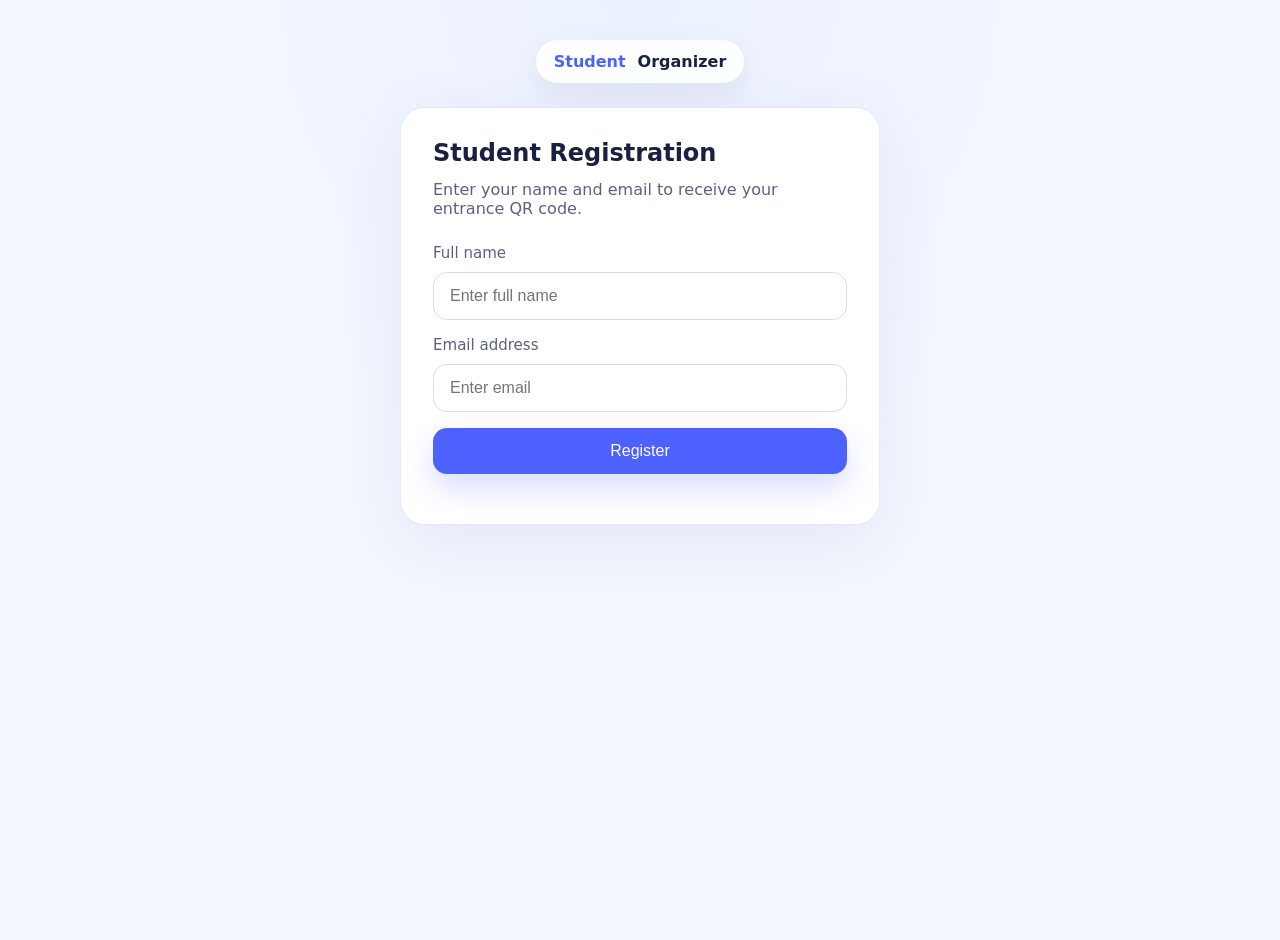
<file: templates/index.html>
<!DOCTYPE html>
<html lang="en">
<head>
    <meta charset="UTF-8" />
    <meta name="viewport" content="width=device-width, initial-scale=1.0" />
    <title>Event Registration</title>
    <link rel="stylesheet" href="/static/css/style.css" />
</head>
<body>
    <main class="page-shell">
        <section class="switch-bar">
            <div class="switch-labels">
                <span class="active">Student</span>
                <a href="/organizer" class="switch-link">Organizer</a>
            </div>
        </section>

        <section class="card card-primary">
            <h1>Student Registration</h1>
            <p class="subtitle">Enter your name and email to receive your entrance QR code.</p>
            <form id="registerForm" class="form-grid">
                <label>
                    Full name
                    <input type="text" name="name" placeholder="Enter full name" required />
                </label>
                <label>
                    Email address
                    <input type="email" name="email" placeholder="Enter email" required />
                </label>
                <button type="submit" class="button button-primary">Register</button>
            </form>
            <div id="messageBox" class="message-box"></div>
        </section>
    </main>

    <div id="toast" class="toast"></div>
    <script src="/static/js/form.js"></script>
</body>
</html>
</file>
<file: static/css/style.css>
:root {
  --bg: #f4f7ff;
  --card: #ffffff;
  --text: #1a2140;
  --muted: #5a6280;
  --primary: #4d61ff;
  --primary-soft: #e9edff;
  --success: #1f9d55;
  --danger: #e45f5f;
}

* {
  box-sizing: border-box;
}

body {
  margin: 0;
  min-height: 100vh;
  font-family: Inter, system-ui, -apple-system, BlinkMacSystemFont, sans-serif;
  color: var(--text);
  background: radial-gradient(circle at top, #ecf1ff 0%, var(--bg) 45%);
}

.page-shell {
  max-width: 520px;
  margin: 40px auto;
  padding: 0 20px 40px;
}

.switch-bar {
  display: flex;
  justify-content: center;
  margin-bottom: 24px;
}

.switch-labels {
  display: inline-flex;
  align-items: center;
  gap: 12px;
  padding: 12px 18px;
  background: rgba(255, 255, 255, 0.9);
  border-radius: 999px;
  box-shadow: 0 10px 30px rgba(20, 40, 80, 0.08);
}

.switch-labels span,
.switch-labels a {
  font-weight: 600;
  color: var(--text);
  text-decoration: none;
}

.switch-labels .active {
  color: var(--primary);
}

.card {
  background: var(--card);
  border-radius: 24px;
  padding: 32px;
  box-shadow: 0 20px 70px rgba(30, 55, 120, 0.08);
}

.card-primary {
  border: 1px solid rgba(77, 97, 255, 0.15);
}

.organizer-card {
  min-height: 540px;
}

h1,
h2 {
  margin: 0 0 14px;
  line-height: 1.1;
}

.subtitle {
  margin: 0 0 26px;
  color: var(--muted);
}

.form-grid {
  display: grid;
  gap: 16px;
}

label {
  display: grid;
  gap: 10px;
  color: var(--muted);
  font-size: 0.94rem;
}

input {
  width: 100%;
  padding: 14px 16px;
  border: 1px solid #d9d9ef;
  border-radius: 14px;
  font-size: 1rem;
  color: var(--text);
  transition: border-color 0.2s ease;
}

input:focus {
  outline: none;
  border-color: var(--primary);
  box-shadow: 0 0 0 4px rgba(77, 97, 255, 0.12);
}

.button {
  border: none;
  border-radius: 14px;
  padding: 14px 18px;
  font-size: 1rem;
  cursor: pointer;
  transition: transform 0.16s ease, box-shadow 0.16s ease;
}

.button:hover {
  transform: translateY(-1px);
}

.button-primary {
  background: var(--primary);
  color: white;
  box-shadow: 0 14px 30px rgba(77, 97, 255, 0.22);
}

.button-secondary {
  background: #eef2ff;
  color: var(--text);
}

.hidden {
  display: none;
}

.camera-frame {
  border-radius: 20px;
  overflow: hidden;
  background: #111827;
  min-height: 320px;
  display: grid;
  place-items: center;
}

video {
  width: 100%;
  height: 100%;
  object-fit: cover;
  background: black;
}

.scan-result,
.message-box {
  margin-top: 18px;
  font-weight: 600;
  color: var(--muted);
}

.scan-result.success {
  color: var(--success);
}

.scan-result.failure {
  color: var(--danger);
}

.toast {
  position: fixed;
  left: 50%;
  bottom: 24px;
  transform: translateX(-50%) scale(0.95);
  min-width: 280px;
  max-width: calc(100% - 48px);
  padding: 16px 20px;
  background: rgba(31, 41, 55, 0.95);
  color: white;
  border-radius: 16px;
  opacity: 0;
  pointer-events: none;
  transition: opacity 0.22s ease, transform 0.22s ease;
}

.toast.visible {
  opacity: 1;
  transform: translateX(-50%) scale(1);
}

@media (max-width: 520px) {
  .page-shell {
    margin-top: 20px;
  }

  .organizer-card {
    min-height: auto;
  }
}
</file>
